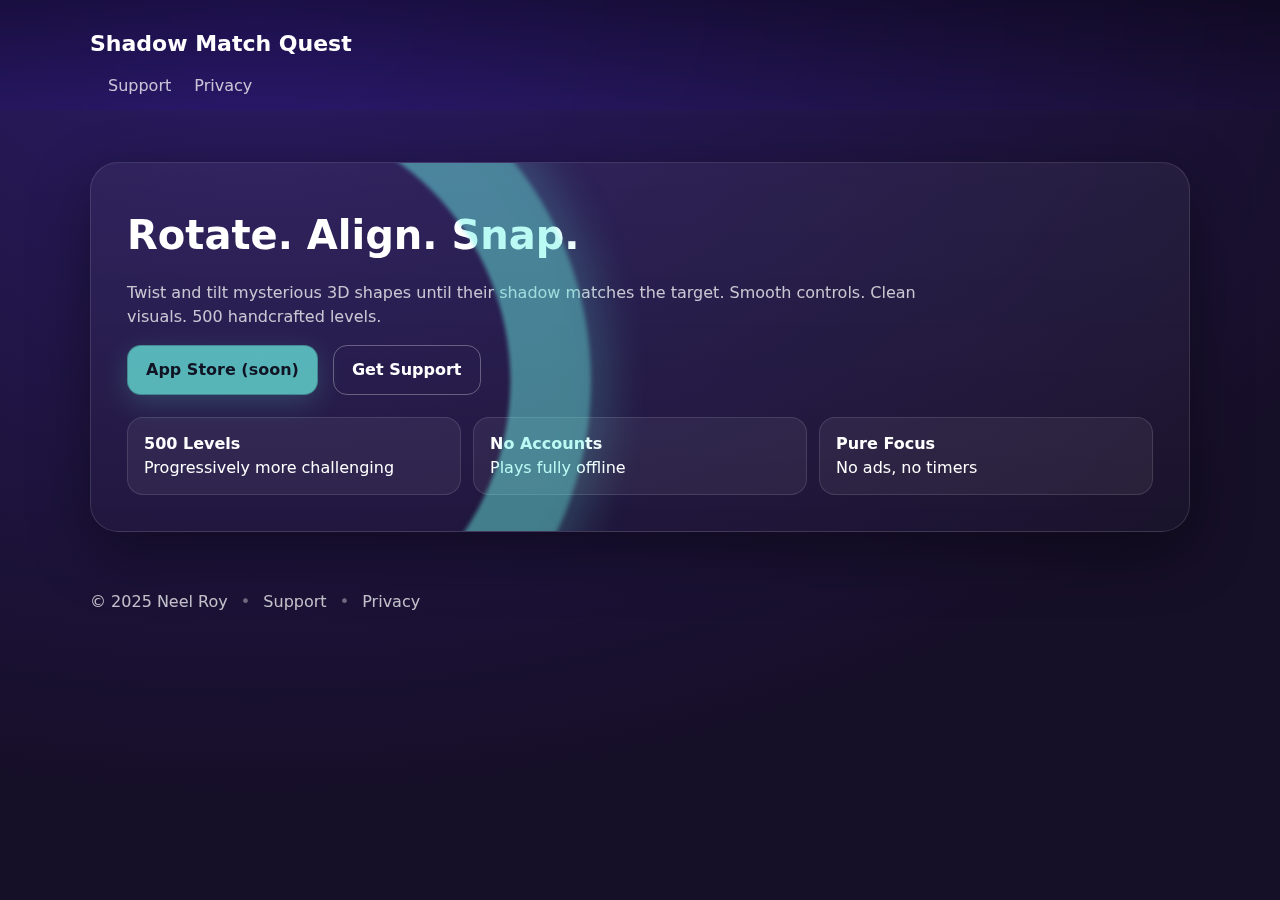
<file: index.html>
<!doctype html>
<html lang="en">
<head>
  <meta charset="utf-8" />
  <meta name="viewport" content="width=device-width,initial-scale=1" />
  <title>Shadow Match Quest</title>
  <meta name="description" content="Rotate 3D objects to match the shadow. A crisp, relaxing puzzle with 500 levels." />
  <meta name="theme-color" content="#6b39ff" />
  <meta property="og:title" content="Shadow Match Quest" />
  <meta property="og:description" content="Rotate 3D objects to match the shadow." />
  <meta property="og:type" content="website" />
  <link rel="stylesheet" href="assets/styles.css" />
</head>
<body>
<header class="site-header">
  <div class="wrap">
    <h1 class="brand">Shadow Match Quest</h1>
    <nav>
      <a href="support.html">Support</a>
      <a href="privacy.html">Privacy</a>
    </nav>
  </div>
</header>

<main class="wrap hero">
  <div class="hero-card">
    <h2>Rotate. Align. Snap.</h2>
    <p>Twist and tilt mysterious 3D shapes until their shadow matches the target.
       Smooth controls. Clean visuals. 500 handcrafted levels.</p>

    <!-- Replace the # with your real App Store link when ready -->
    <div class="cta">
      <a class="btn" href="#" aria-disabled="true">App Store (soon)</a>
      <a class="btn ghost" href="support.html">Get Support</a>
    </div>

    <div class="tiles">
      <div class="tile">
        <strong>500 Levels</strong>
        <span>Progressively more challenging</span>
      </div>
      <div class="tile">
        <strong>No Accounts</strong>
        <span>Plays fully offline</span>
      </div>
      <div class="tile">
        <strong>Pure Focus</strong>
        <span>No ads, no timers</span>
      </div>
    </div>
  </div>
</main>

<footer class="site-footer">
  <div class="wrap">
    <span>© 2025 Neel Roy</span>
    <span class="spacer">•</span>
    <a href="support.html">Support</a>
    <span class="spacer">•</span>
    <a href="privacy.html">Privacy</a>
  </div>
</footer>
</body>
</html>
</file>
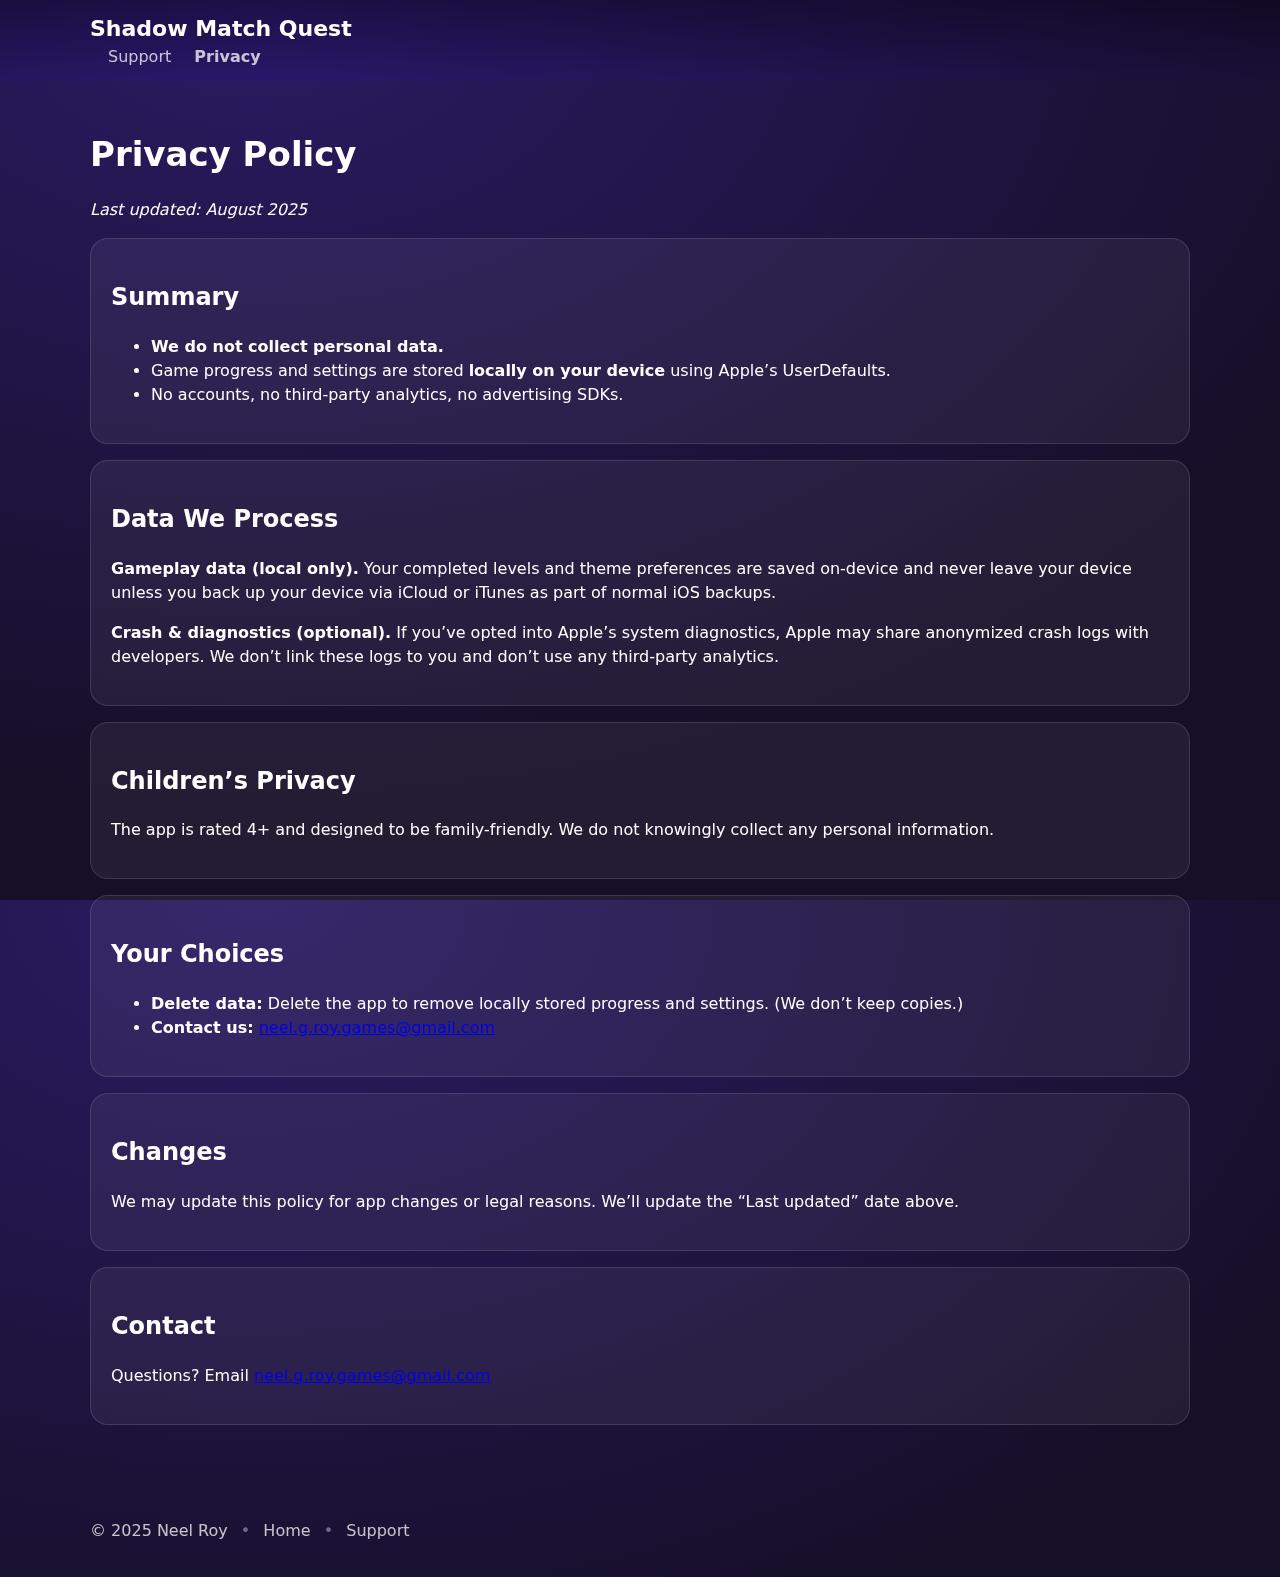
<file: privacy.html>
<!doctype html>
<html lang="en">
<head>
  <meta charset="utf-8" />
  <meta name="viewport" content="width=device-width,initial-scale=1" />
  <title>Privacy Policy — Shadow Match Quest</title>
  <meta name="description" content="Privacy Policy for Shadow Match Quest." />
  <link rel="stylesheet" href="assets/styles.css" />
</head>
<body>
<header class="site-header">
  <div class="wrap">
    <a class="brand" href="index.html">Shadow Match Quest</a>
    <nav>
      <a href="support.html">Support</a>
      <a href="privacy.html" aria-current="page">Privacy</a>
    </nav>
  </div>
</header>

<main class="wrap page">
  <h1>Privacy Policy</h1>
  <p><em>Last updated: August 2025</em></p>

  <section class="card">
    <h2>Summary</h2>
    <ul>
      <li><strong>We do not collect personal data.</strong></li>
      <li>Game progress and settings are stored <strong>locally on your device</strong> using Apple’s UserDefaults.</li>
      <li>No accounts, no third-party analytics, no advertising SDKs.</li>
    </ul>
  </section>

  <section class="card">
    <h2>Data We Process</h2>
    <p><strong>Gameplay data (local only).</strong> Your completed levels and theme preferences are saved on-device and never leave your device unless you back up your device via iCloud or iTunes as part of normal iOS backups.</p>
    <p><strong>Crash & diagnostics (optional).</strong> If you’ve opted into Apple’s system diagnostics, Apple may share anonymized crash logs with developers. We don’t link these logs to you and don’t use any third-party analytics.</p>
  </section>

  <section class="card">
    <h2>Children’s Privacy</h2>
    <p>The app is rated 4+ and designed to be family-friendly. We do not knowingly collect any personal information.</p>
  </section>

  <section class="card">
    <h2>Your Choices</h2>
    <ul>
      <li><strong>Delete data:</strong> Delete the app to remove locally stored progress and settings. (We don’t keep copies.)</li>
      <li><strong>Contact us:</strong> <a href="mailto:neel.g.roy.games@gmail.com?subject=Privacy%20Request">neel.g.roy.games@gmail.com</a></li>
    </ul>
  </section>

  <section class="card">
    <h2>Changes</h2>
    <p>We may update this policy for app changes or legal reasons. We’ll update the “Last updated” date above.</p>
  </section>

  <section class="card">
    <h2>Contact</h2>
    <p>Questions? Email <a href="mailto:neel.g.roy.games@gmail.com">neel.g.roy.games@gmail.com</a></p>
  </section>
</main>

<footer class="site-footer">
  <div class="wrap">
    <span>© 2025 Neel Roy</span>
    <span class="spacer">•</span>
    <a href="index.html">Home</a>
    <span class="spacer">•</span>
    <a href="support.html">Support</a>
  </div>
</footer>
</body>
</html>
</file>
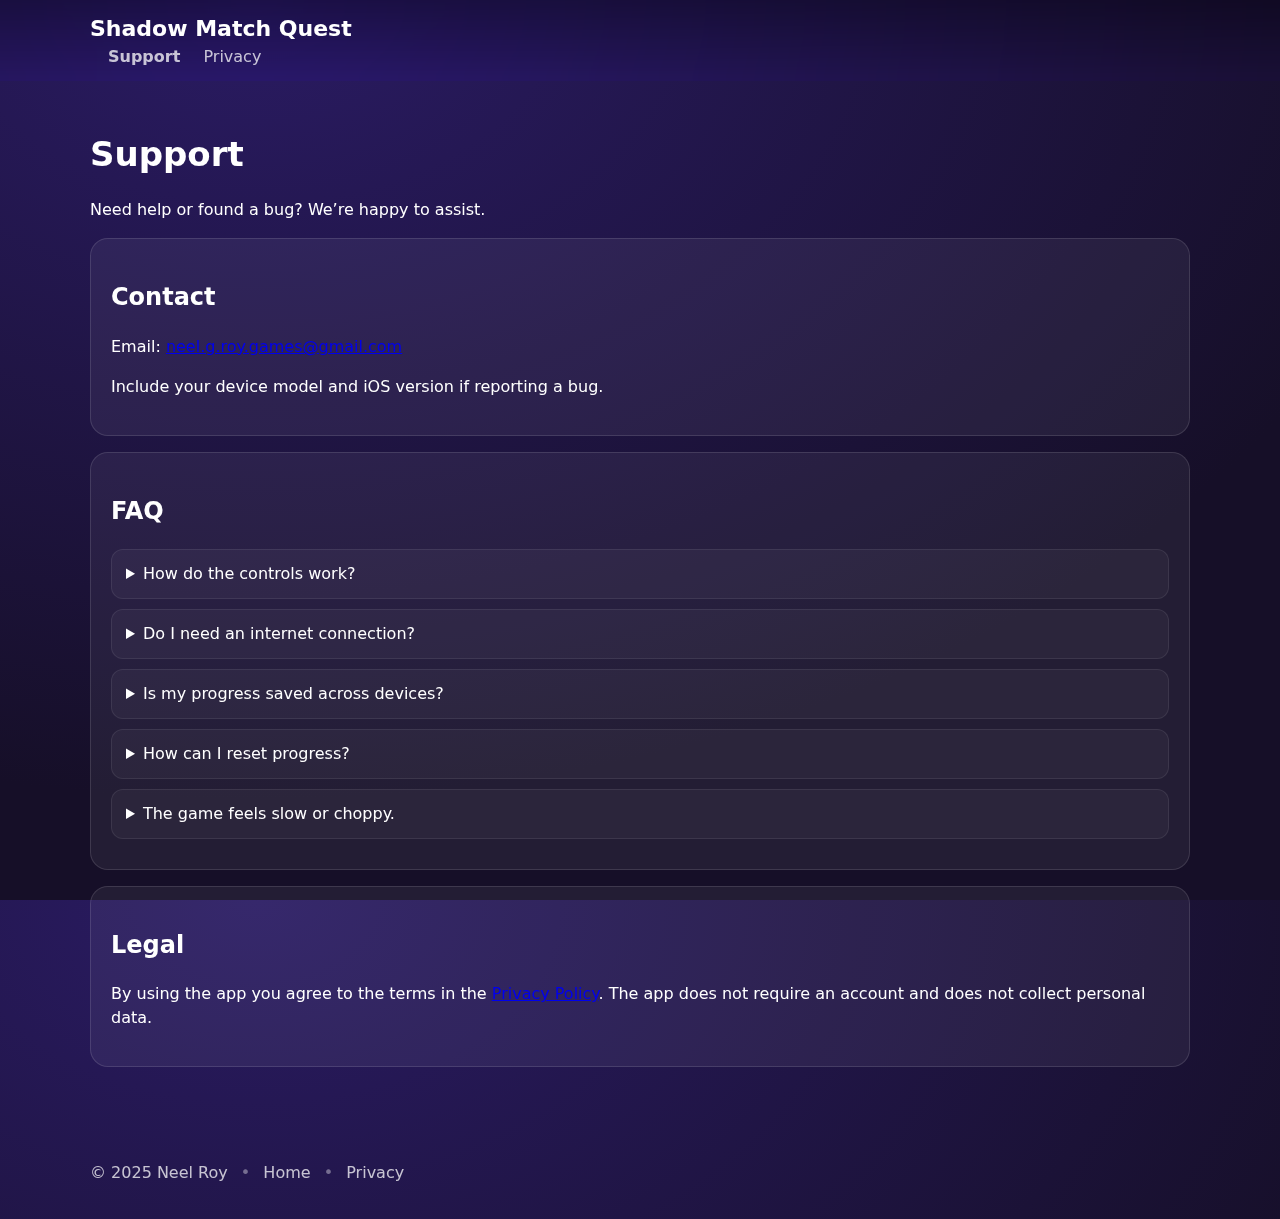
<file: support.html>
<!doctype html>
<html lang="en">
<head>
  <meta charset="utf-8" />
  <meta name="viewport" content="width=device-width,initial-scale=1" />
  <title>Support — Shadow Match Quest</title>
  <meta name="description" content="Help, FAQ, and contact for Shadow Match Quest." />
  <link rel="stylesheet" href="assets/styles.css" />
</head>
<body>
<header class="site-header">
  <div class="wrap">
    <a class="brand" href="index.html">Shadow Match Quest</a>
    <nav>
      <a href="support.html" aria-current="page">Support</a>
      <a href="privacy.html">Privacy</a>
    </nav>
  </div>
</header>

<main class="wrap page">
  <h1>Support</h1>
  <p>Need help or found a bug? We’re happy to assist.</p>

  <section class="card">
    <h2>Contact</h2>
    <!-- Replace the email with your real support email -->
    <p>Email: <a href="mailto:neel.g.roy.games@gmail.com?subject=Shadow%20Match%20Quest%20Support">neel.g.roy.games@gmail.com</a></p>
    <p>Include your device model and iOS version if reporting a bug.</p>
  </section>

  <section class="card">
    <h2>FAQ</h2>
    <details>
      <summary>How do the controls work?</summary>
      <p>Drag on the game area to rotate the object. Use a rotation gesture to roll.
         The silhouette updates continuously as you move.</p>
    </details>
    <details>
      <summary>Do I need an internet connection?</summary>
      <p>No. The game works fully offline.</p>
    </details>
    <details>
      <summary>Is my progress saved across devices?</summary>
      <p>Progress is stored locally on the device. If you switch devices, progress won’t transfer yet.</p>
    </details>
    <details>
      <summary>How can I reset progress?</summary>
      <p>From the in-game Settings (gear icon on the home screen), choose Reset, or delete and reinstall the app.</p>
    </details>
    <details>
      <summary>The game feels slow or choppy.</summary>
      <p>Close other apps and ensure Low Power Mode is off. The game targets 60fps on iPhone models running iOS 17+.</p>
    </details>
  </section>

  <section class="card">
    <h2>Legal</h2>
    <p>By using the app you agree to the terms in the <a href="privacy.html">Privacy Policy</a>.
       The app does not require an account and does not collect personal data.</p>
  </section>
</main>

<footer class="site-footer">
  <div class="wrap">
    <span>© 2025 Neel Roy</span>
    <span class="spacer">•</span>
    <a href="index.html">Home</a>
    <span class="spacer">•</span>
    <a href="privacy.html">Privacy</a>
  </div>
</footer>
</body>
</html>
</file>
<file: assets/styles.css>
:root{
  --bg-1:#160f28;
  --bg-2:#2a1b63;
  --accent:#6cf6e7;
  --card:rgba(255,255,255,.06);
  --text:#fff;
  --muted:rgba(255,255,255,.75);
  --ring:rgba(108,246,231,.35);
}

*{box-sizing:border-box}
html,body{height:100%}
body{
  margin:0;
  font:16px/1.5 ui-rounded, system-ui, -apple-system, Segoe UI, Roboto, Helvetica, Arial, sans-serif;
  color:var(--text);
  background: radial-gradient(1200px 800px at 20% 0%, var(--bg-2), var(--bg-1));
}

.wrap{width:min(1100px, 92vw); margin:0 auto;}

/* Header */
.site-header{position:sticky; top:0; backdrop-filter:saturate(120%) blur(12px);
  background:linear-gradient(180deg, rgba(0,0,0,.35), rgba(0,0,0,0)); padding:12px 0; z-index:5;}
.site-header .brand{font-weight:800; text-decoration:none; color:var(--text); font-size:22px}
.site-header nav a{color:var(--muted); margin-left:18px; text-decoration:none}
[aria-current="page"]{color:var(--text); font-weight:700}

/* Hero */
.hero{display:grid; place-items:center; padding:52px 0 40px}
.hero-card{
  width:100%; background:linear-gradient(180deg, rgba(255,255,255,.05), rgba(255,255,255,.02));
  border:1px solid rgba(255,255,255,.12); border-radius:28px; padding:36px;
  box-shadow:0 20px 60px rgba(0,0,0,.4); position:relative; overflow:hidden;
}
.hero-card::before{
  /* neon ring accent */
  content:""; position:absolute; inset:auto auto -120px -120px; width:540px; height:540px;
  border-radius:50%; box-shadow:0 0 0 80px var(--ring), 0 0 40px 100px rgba(108,246,231,.18);
  outline:1px solid rgba(108,246,231,.55);
  filter:blur(2px);
}
.hero h2{font-size:40px; margin:6px 0 10px}
.hero p{color:var(--muted); max-width:800px}
.tiles{display:grid; grid-template-columns:repeat(3,minmax(0,1fr)); gap:12px; margin-top:22px}
.tile{background:var(--card); border:1px solid rgba(255,255,255,.12); padding:14px 16px; border-radius:16px}
.tile strong{display:block}

.btn{
  display:inline-block; padding:12px 18px; border-radius:14px; text-decoration:none;
  color:#061012; background:var(--accent); font-weight:800; box-shadow:0 8px 28px rgba(108,246,231,.25);
  border:1px solid rgba(0,0,0,.25);
}
.btn[aria-disabled="true"]{opacity:.7; cursor:not-allowed}
.btn.ghost{background:transparent; color:var(--text); border:1px solid rgba(255,255,255,.3); box-shadow:none; margin-left:10px}

/* Page */
.page{padding:40px 0 60px}
.page h1{font-size:34px; margin:8px 0 18px}
.card{background:var(--card); border:1px solid rgba(255,255,255,.12); border-radius:18px; padding:20px; margin:16px 0}
details{background:rgba(255,255,255,.04); border:1px solid rgba(255,255,255,.08); padding:12px 14px; border-radius:12px; margin:10px 0}

/* Footer */
.site-footer{padding:18px 0 34px; color:var(--muted)}
.site-footer a{color:var(--muted); text-decoration:none}
.spacer{opacity:.5; margin:0 8px}
@media (max-width:800px){
  .tiles{grid-template-columns:1fr; }
}
</file>
